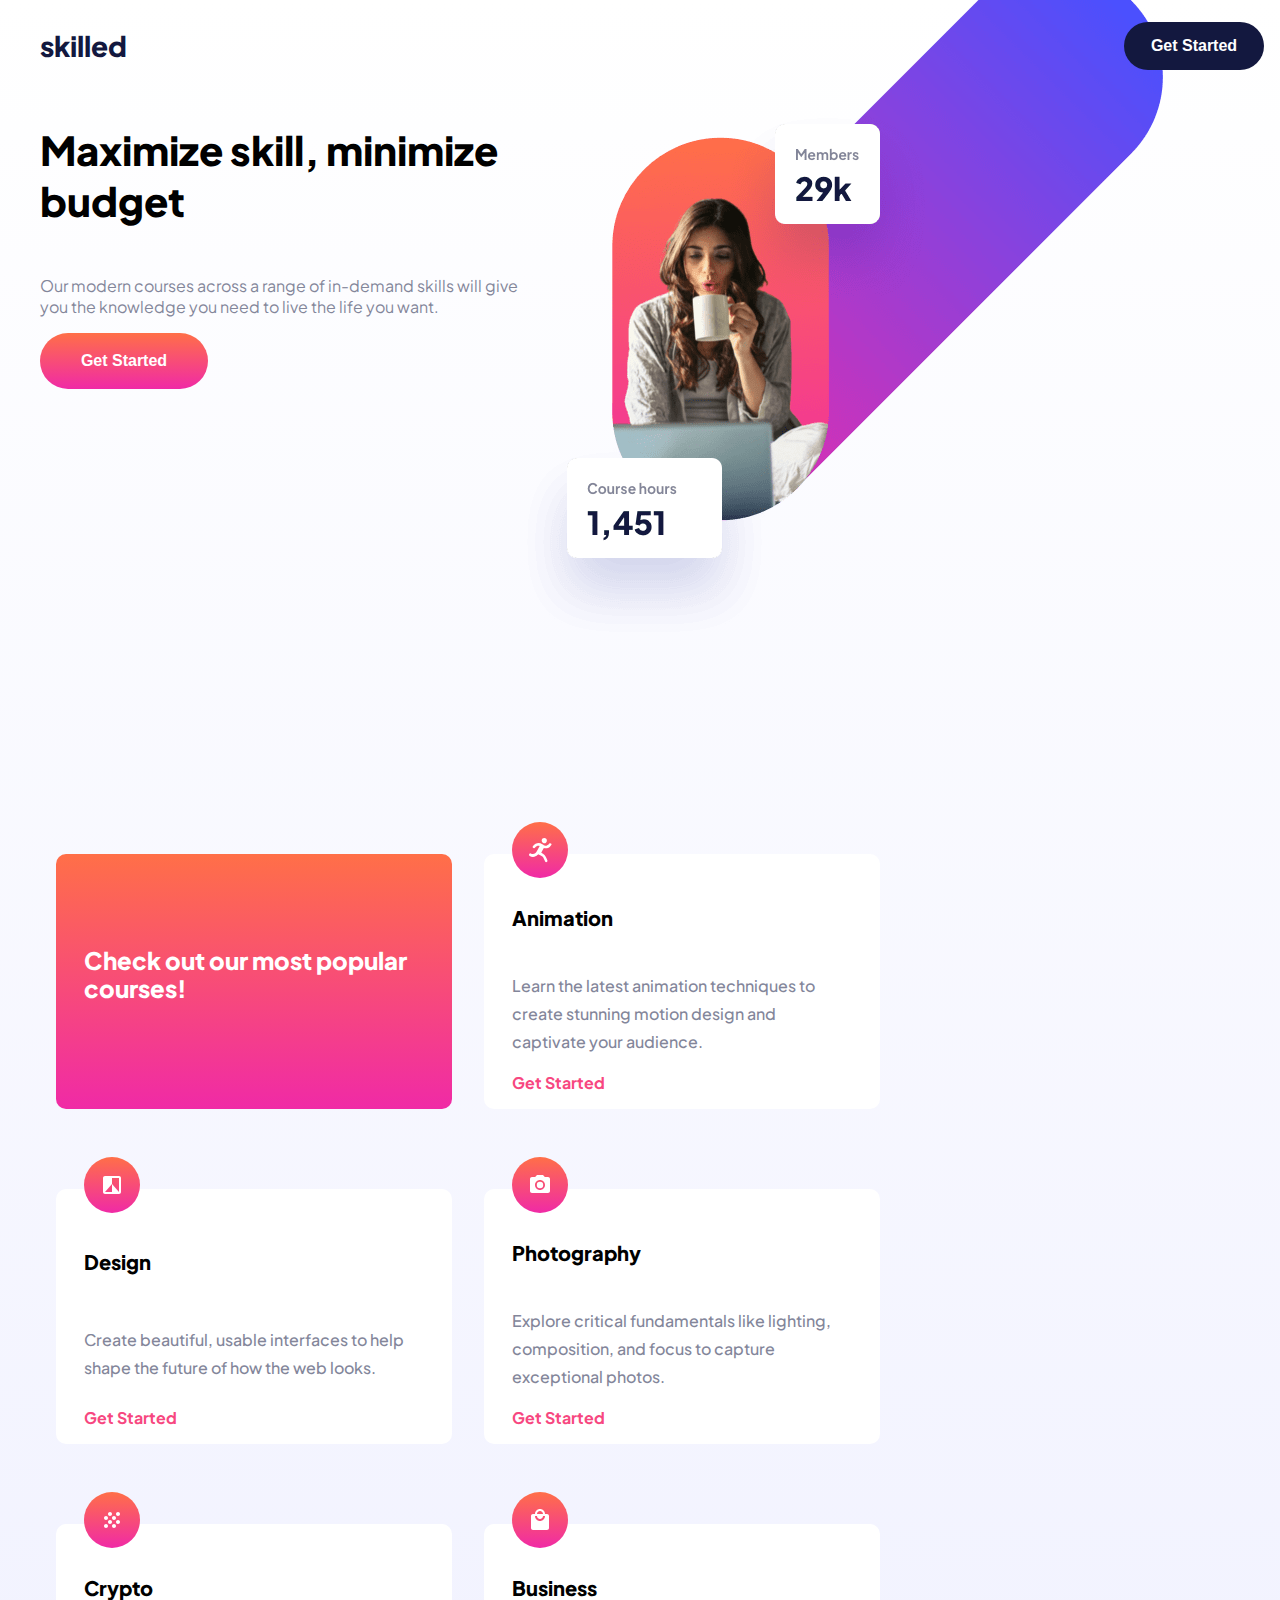
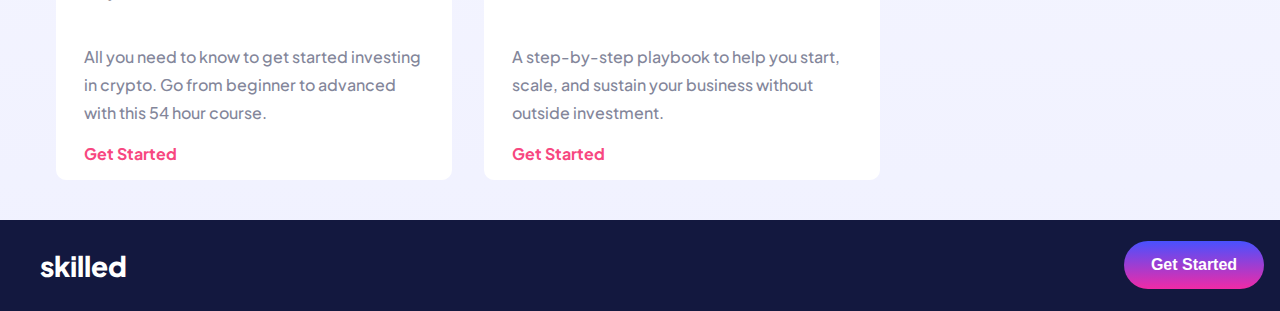
<file: index.html>
<!DOCTYPE html>
<html lang="en">
<head>
  <meta charset="UTF-8">
  <meta name="viewport" content="width=device-width, initial-scale=1.0">
  <link rel="stylesheet" href="style.css">
  <link rel="icon" type="image/png" sizes="32x32" href="./assets/favicon-32x32.png">
  
  <title>Frontend Mentor | Skilled e-learning landing page</title>
</head>
<body>
  <header>
    <p>skilled</p>
    <button>Get Started</button>
  </header>
  <section class="container">
    <div class="first-box">
      <h2>Maximize skill, minimize budget</h2>

      <p>Our modern courses across a range of in-demand skills will give you the 
      knowledge you need to live the life you want.</p>

      <button>Get Started</button>
      
    </div> 
      <div class="image-choice">
        <img id="mobile-img" src="assets/image-hero-mobile.png" alt="">
        <img id="tablet-img" src="assets/image-hero-tablet.png" alt="">
        <img id="desktop-img" src="assets/image-hero-desktop.png" alt="">
      </div>
  </section>
  
  

  
  
  <div class="content">
    <div class="box square-text"><p>Check out our most popular courses!</p></div>

    <div class="box box-content">
        <img src="assets/icon-animation.svg" alt="animation" class="icon">
        <h4>Animation</h4>
        <p>Learn the latest animation techniques to create stunning motion 
        design and captivate your audience.</p>

        <a>Get Started</a>
      
    </div>
    

    <div class="box box-content">
      <img src="assets/icon-design.svg" alt="design" class="icon">

      <h4>Design</h4>
      <p>Create beautiful, usable interfaces to help shape the future of 
      how the web looks.</p>

      <a>Get Started</a>  
    </div>


    <div class="box box-content">
      <img src="assets/icon-photography.svg" alt="photography" class="icon">
        <h4>Photography</h4>
        <p> Explore critical fundamentals like lighting, composition, and focus 
        to capture exceptional photos.</p>
        
        <a>Get Started</a>
    </div>
    
    
    <div class="box box-content">
      <img src="assets/icon-crypto.svg" alt="crypto" class="icon">
        <h4>Crypto</h4>
        <p>All you need to know to get started investing in crypto. Go from beginner 
        to advanced with this 54 hour course.</p>
        
        <a>Get Started</a>
    </div>
    
    <div class="box box-content" >
      <img src="assets/icon-business.svg" alt="business" class="icon">
        <h4>Business</h4>
        <p>A step-by-step playbook to help you start, scale, and sustain your business 
        without outside investment.</p>
        
        <a>Get Started</a>  
    </div>
  </div>

  <footer>
    <p>skilled</p>
    <button>Get Started</button>
  </footer>
  

</body>
</html>
</file>
<file: style.css>
@import url('https://fonts.googleapis.com/css2?family=Plus+Jakarta+Sans:wght@500;700;800&display=swap');


:root{
    --light-blue: #666CA3;
    --dark-blue: #13183F;
    --gray: #83869A;
    --dark-pink: #f74780;
    --pink: #FFA7C3;
    --white: #FFFFFF;
    --orange-grad: linear-gradient(180deg, #FF6F48 0.04%, #F02AA6 100%);
    --purple-grad: linear-gradient(180deg, #4851FF 0%, #F02AA6 99.92%);
    --very-bold: 800;
    --bold: 700;
    --normal: 500;
    --button-grad: linear-gradient(180deg, #4851FF 0%, #F02AA6 100%);
}  

body{
    font-family: 'Plus Jakarta Sans', sans-serif;
    font-size: 1rem;
    background: linear-gradient(180deg, #FFFFFF 0%, #F0F1FF 100%);
    margin: 0 auto;
    overflow-x: hidden;
}

.container{
    margin-left: 1rem;
    margin-right: 1rem;
}
.first-box{
    display: flex;
    flex-direction:column;
    align-content: space-between;
}
.first-box button{
    width: 10.5rem;
    height: 3.5rem;
    border-radius: 2rem;
    background: var(--orange-grad);
    color: var(--white);
    font-size: 1rem;
    font-weight: var(--bold);
}

.first-box p{
    color: var(--gray);
    font-size: 1rem;
}
.first-box h2{
    font-weight: var(--very-bold);
    font-size: 2.5rem;
}
button{
    border: none;
}
button:hover{
    cursor: pointer;
}
#tablet-img, #desktop-img{
    display: none;
}
/* image style*/
#mobile-img{
    width: 100%;
}

.icon{
    width: 56px;
    height: 56px;
}


.content{
    width: 100%;
}

.box{
    display: flex;
    flex-wrap: wrap;
    flex-direction: column;
    justify-content: space-between;
    border-radius: 0.625rem;
    margin: 2.5rem 1rem;
    padding: 0 1.75rem 1rem 1.75rem;
}

.box img{
    margin-top: -2rem;
}
.box-content{
    background: var(--white);
}
.box-content h4{
    font-weight: var(--very-bold);
    font-size: 1.25rem;
}
.box-content p{
    font-size: 1rem;
    font-weight: var(--normal);
    color: var(--gray)
}
.box-content a{
    color: var(--dark-pink);
    font-weight: var(--bold);
}


.square-text{
    background: var(--orange-grad);
    display: flex;
    min-height: 7.5rem;
    justify-content: center;
    color: var(--white);
    font-weight: var(--very-bold);
}
.square-text p{
    font-size: 1.5rem;
}

header, footer{
    width: 100%;
    display: inline-flex;
    justify-content: space-between;
    align-items: center;
}

header p, footer p {
    font-size: 1.75rem;
    font-weight: var(--very-bold);
    color: var(--dark-blue);

    margin-left: 1rem;
}

header button, footer button{
    font-size: 1rem;
    border-radius: 1.75rem;
    min-width: 8.75rem;
    min-height: 3rem;
    color: var(--white);
    font-weight: var(--bold);

    margin-right: 1rem;
}

footer{
    background: var(--dark-blue);
}
footer p{
    color: var(--white);
}
header button{
    background: var(--dark-blue);
}
footer button{
    background: var(--button-grad);
}
@media screen and (max-width:720px) {
    #tablet-img, #desktop-img{
        display: none;
    }
    
}

@media screen and (min-width: 720px) {
    #mobile-img, #desktop-img{
        display: none;
    }
    #tablet-img{
        display: block;
        z-index: -1;
        position: relative;
        left: -2rem;
        top: -10.5rem;
        overflow: hidden;
    }
    .container{
        display: flex;
    }
    .first-box{
        min-width: 24.875rem;
    }
    .content{
        display: flex;
        flex-wrap: wrap;
    }
    .box{
        width: 21.25rem;
    }
    .box p{
        line-height: 1.75rem;
    }
    /* margins */
    .container, header p, footer p, .content{
        margin-left: 2.5rem;
        margin-right: 2.5rem;
    } 
}

@media screen and (min-width: 1400px) {
    #mobile-img, #tablet-img{
        display: none;
    }
    #desktop-img{
        display: block;
        z-index: -1;
        position: relative;
        left: 5rem;
        top: -18rem;
        overflow: hidden;
    }

    /* sizes */
    .first-box{
        display: flex;
        justify-content: space-between;
        max-height: 22.5rem;
        min-width: 30.75rem;
    }
    .first-box h2{
        font-size: 3.5rem;
    }
    .first-box p{
        font-size: 1.125rem;
    }

    .box{
        min-width: 21.875rem;
        min-height: 20.125rem;
        justify-content: space-around;
    }
    .box img{
        margin-top: -3rem;
        margin-left: 1rem;
    }
    .box p, .box a{
        font-size: 1.125rem;
    }
    .box h4{
        font-size: 1.5rem;
    }

    .square-text p{
        font-size: 2rem;
    }
    .first-box button{
        min-height: 3.9rem;
        font-size: 1.125rem;
    }

    .box{
        padding: 0.65rem;
    }
    .box p{
        line-height: 1.75rem;
    }
    /* margins */
    .container{
        margin-left: 10rem;
    }
    .content{
        margin-left: 10rem;
    }
    header p, footer p{
        margin-left: 10rem;
    }
    header button, footer button{
        margin-right: 10rem;
    }

}
</file>
